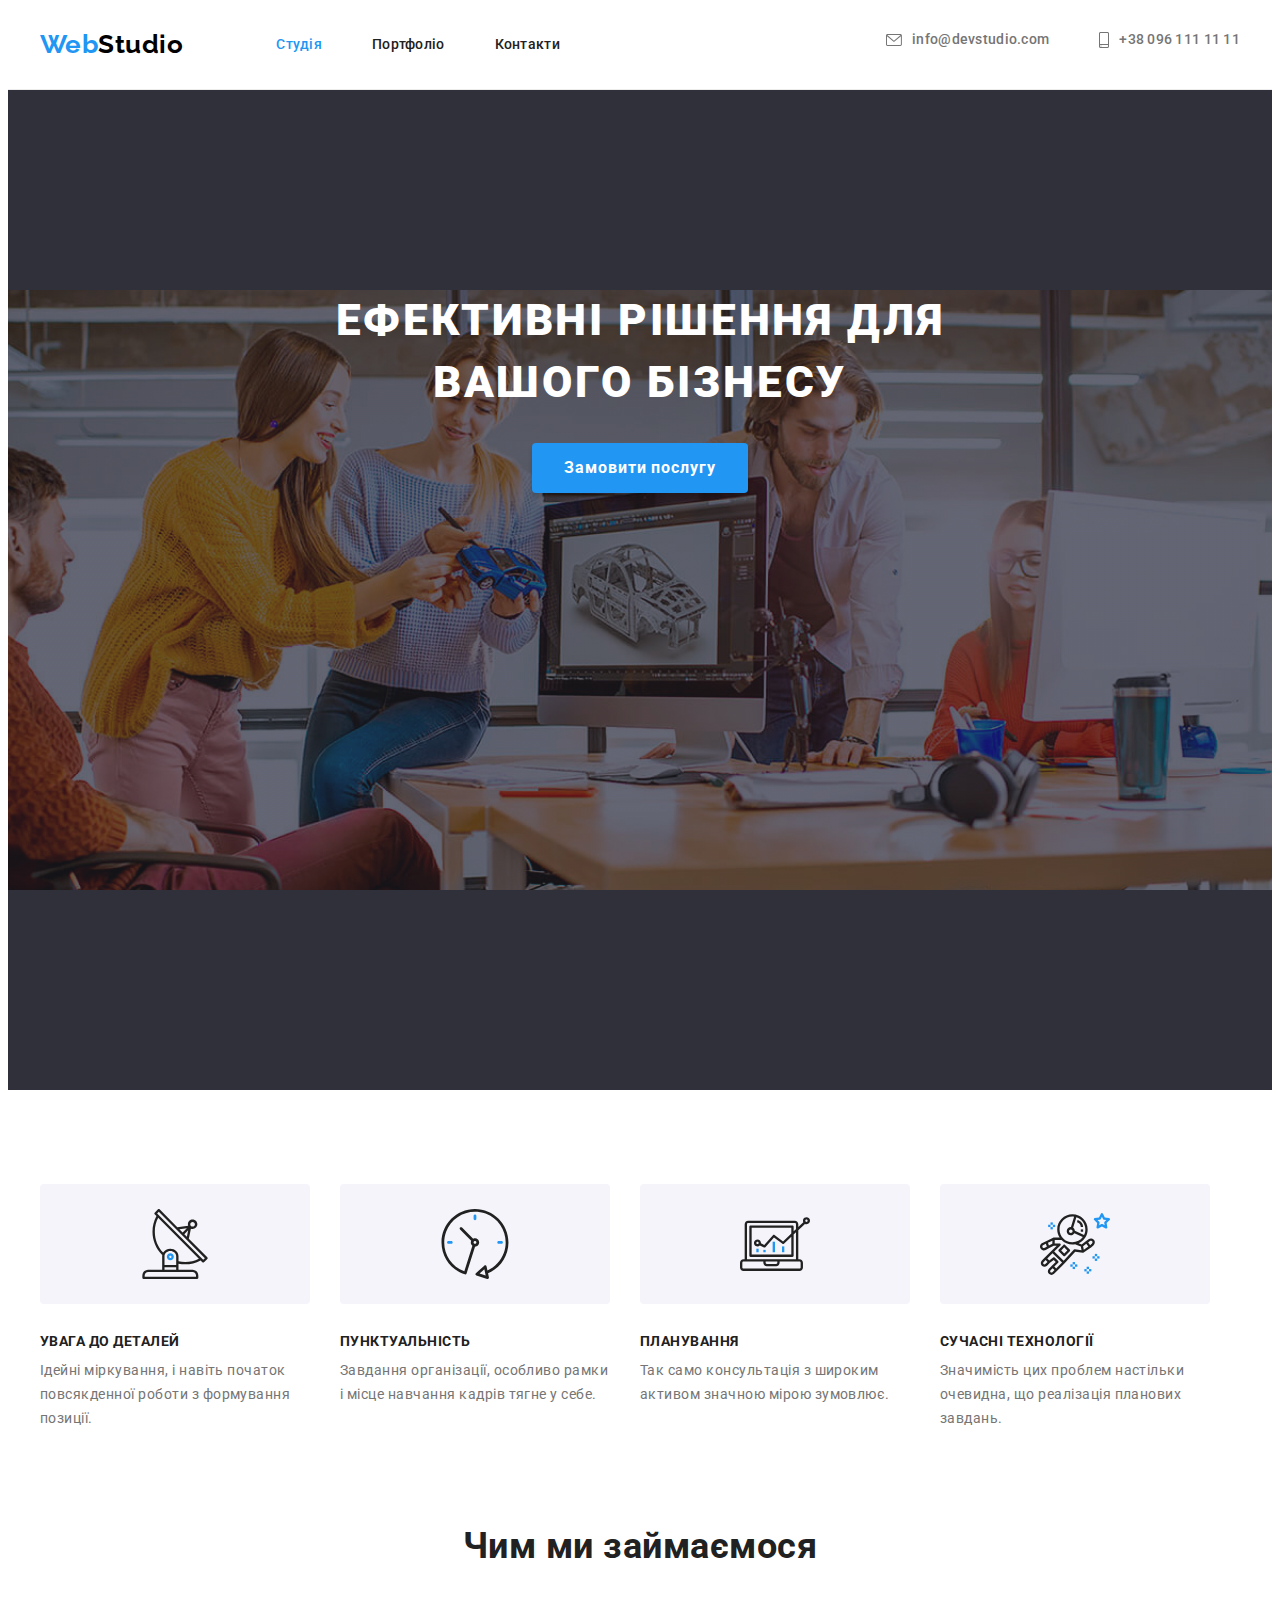
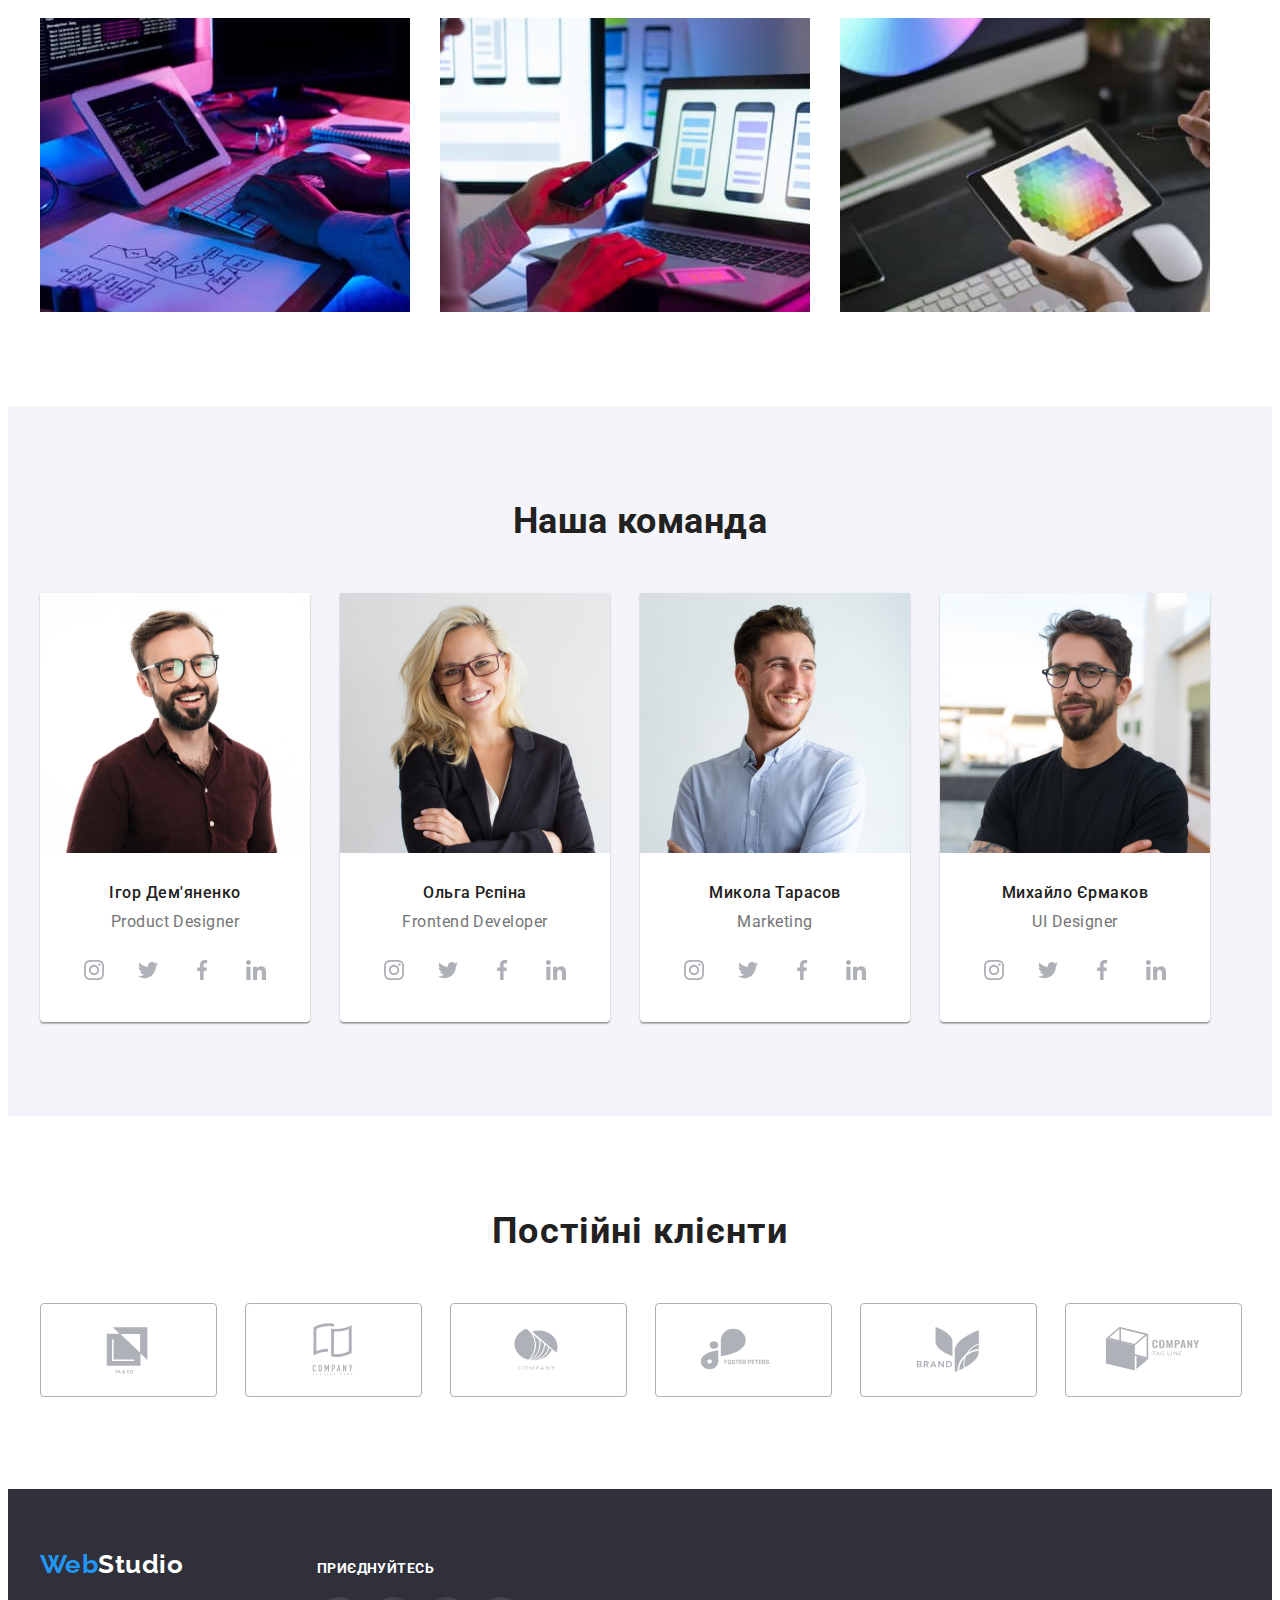
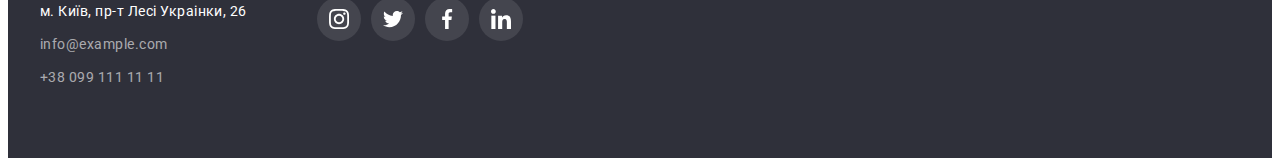
<file: index.html>
<!DOCTYPE html>
<html lang="uk">

<head>
    <meta charset="UTF-8">
    <meta http-equiv="X-UA-Compatible" content="IE=edge">
    <meta name="viewport" content="width=device-width, initial-scale=1.0">
    <title>WebStudio</title>
    <link rel="preconnect" href="https://fonts.gstatic.com">
    <link href="https://fonts.googleapis.com/css2?family=Raleway:wght@700&family=Roboto:wght@400;500;700;900&display=swap" rel="stylesheet">
    <link rel="stylesheet" href="https://cdnjs.cloudflare.com/ajax/libs/modern-normalize/1.1.0/modern-normalize.min.css" integrity="sha512-wpPYUAdjBVSE4KJnH1VR1HeZfpl1ub8YT/NKx4PuQ5NmX2tKuGu6U/JRp5y+Y8XG2tV+wKQpNHVUX03MfMFn9Q==" crossorigin="anonymous" referrerpolicy="no-referrer" />
    <link rel="stylesheet" href="css/styles.css" class="rel">
</head>

<body class="body">
    <header class="header">
        <div class="container header-container">
        <a href="/index.html" class="logo"><span class="header-logo">Web</span>Studio</a>
        <nav class="header-nav">
            <ul class="nav-list">
                <li class="nav-list-item">
                    <a href="./index.html" class="header-link active-link">Студія</a>
                </li>
                <li class="nav-list-item">
                    <a href="./portfolio.html" class="header-link">Портфоліо</a>
                </li>
                <li class="nav-list-item">
                    <a href="" class="header-link">Контакти</a>
                </li>
            </ul>
        </nav>
        <ul class="address-list address-header">
            <li class="address-list-item address-header-item">
                <a href="mailto:info@devstudio.com" class="header-link address-link-header link-envelope">
                    <svg class="icon icon-envelope">
                        <use href="./images/icons.svg#icon-envelope"></use>
                    </svg>
                    info@devstudio.com
                </a>
            </li>
            <li class="address-list-item address-header-item">
                <a href="tel:+380961111111" class="header-link address-link-header link-smartphone">
                    <svg class="icon icon-smartphone">
                        <use href="./images/icons.svg#icon-smartphone"></use>
                    </svg>
                    +38 096 111 11 11
                </a>
            </li>
        </ul>
        </div>
    </header>
    <main class="main">
        <section class="section bg-image">
            <div class="section-container container">
                <h1 class="section-text">Ефективні рішення для вашого бізнесу</h1>
                <button type="button" class="section-btn">Замовити послугу</button>
            </div>
        </section>
        <section class="features">
            <div class="container">
            <h2 class="header-invisible">Наші особливості</h2>
                <ul class="features-list">
                    <li class="features-item">
                        <div class="icon-container">
                            <svg class="features-icon" width="20" height="20">
                                <use href="./images/icons.svg#icon-antenna-1"></use>
                            </svg>
                        </div>
                        <div class="features-container">
                        <h3 class="features-item-header">Увага до деталей</h3>
                        <p class="features-item-text">Ідейні міркування, і навіть початок повсякденної роботи з формування позиції.</p>
                        </div>
                    </li>
                    <li class="features-item">
                        <div class="icon-container">
                            <svg class="features-icon" width="20" height="20">
                                <use href="./images/icons.svg#icon-clock-1"></use>
                            </svg>
                        </div>
                        <div class="features-container">
                        <h3 class="features-item-header">Пунктуальність</h3>
                        <p class="features-item-text">Завдання організації, особливо рамки і місце навчання кадрів тягне у себе.</p>
                        </div>
                    </li>
                    <li class="features-item">
                        <div class="icon-container">
                            <svg class="features-icon" width="20" height="20">
                                <use href="./images/icons.svg#icon-diagram-1"></use>
                            </svg>
                        </div>
                        <div class="features-container">
                        <h3 class="features-item-header">Планування</h3>
                        <p class="features-item-text">Так само консультація з широким активом значною мірою зумовлює.</p>
                        </div>
                    </li>
                    <li class="features-item">
                        <div class="icon-container">
                            <svg class="features-icon" width="20" height="20">
                                <use href="./images/icons.svg#icon-astronaut-1"></use>
                            </svg>
                        </div>
                        <div class="features-container">
                        <h3 class="features-item-header">Сучасні технології</h3>
                        <p class="features-item-text">Значимість цих проблем настільки очевидна, що реалізація планових завдань.</p>
                        </div>
                    </li>
                </ul>
                </div>
        </section>
        <section class="activity">
            <div class="container">
                <h2 class="activity-header">Чим ми займаємося</h2>
                <ul class="activity-list">
                    <li class="activity-list-item">
                        <img src="./images/1.jpg" alt="Людина пише код" width="370" height="294">
                    </li>
                    <li class="activity-list-item">
                        <img src="./images/2.jpg" alt="Людина працює за комп'ютером і тримає телефон" width="370"
                            height="294">
                    </li>
                    <li class="activity-list-item">
                        <img src="./images/3.jpg" alt="Людина дивиться на планшеті спектр кольорів" width="370"
                            height="294">
                    </li>
                </ul>
            </div>
        </section>
        <section class="team">
            <div class="container">
            <h2 class="team-header">Наша команда</h2>
                <ul class="team-list">
                    <li class="team-list-item">
                        <img src="./images/4.jpg" alt="Ігор Дем'яненко" width="270" height="260">
                        <div class="team-box">
                        <h3 class="team-member">Ігор Дем'яненко</h3>
                        <p class="team-text">Product Designer</p>
                        <ul class="social-media-list">
                            <li class="social-media-item">
                                <a class="social-media-link" href="">
                                    <svg class="social-media-icon team-icon" width="20" height="20">
                                        <use href="./images/icons.svg#icon-instagram"></use>
                                    </svg>
                                </a>
                            </li>
                            <li class="social-media-item">
                                <a class="social-media-link" href="">
                                    <svg class="social-media-icon team-icon" width="20" height="20">
                                        <use href="./images/icons.svg#icon-twitter"></use>
                                    </svg>
                                </a>
                            </li>
                            <li class="social-media-item">
                                <a class="social-media-link" href="">
                                    <svg class="social-media-icon team-icon" width="20" height="20">
                                        <use href="./images/icons.svg#icon-facebook"></use>
                                    </svg>
                                </a>
                            </li>
                            <li class="social-media-item">
                                <a class="social-media-link" href="">
                                    <svg class="social-media-icon team-icon" width="20" height="20">
                                        <use href="./images/icons.svg#icon-linkedin"></use>
                                    </svg>
                                </a>
                            </li>
                        </ul>
                        </div>
                    </li>
                    <li class="team-list-item">
                        <img src="./images/5.jpg" alt="Ольга Рєпіна" width="270" height="260">
                        <div class="team-box">
                        <h3 class="team-member">Ольга Рєпіна</h3>
                        <p class="team-text">Frontend Developer</p>
                        <ul class="social-media-list">
                            <li class="social-media-item">
                                <a class="social-media-link" href="">
                                    <svg class="social-media-icon team-icon" width="20" height="20">
                                        <use href="./images/icons.svg#icon-instagram"></use>
                                    </svg>
                                </a>
                            </li>
                            <li class="social-media-item">
                                <a class="social-media-link" href="">
                                    <svg class="social-media-icon team-icon" width="20" height="20">
                                        <use href="./images/icons.svg#icon-twitter"></use>
                                    </svg>
                                </a>
                            </li>
                            <li class="social-media-item">
                                <a class="social-media-link" href="">
                                    <svg class="social-media-icon team-icon" width="20" height="20">
                                        <use href="./images/icons.svg#icon-facebook"></use>
                                    </svg>
                                </a>
                            </li>
                            <li class="social-media-item">
                                <a class="social-media-link" href="">
                                    <svg class="social-media-icon team-icon" width="20" height="20">
                                        <use href="./images/icons.svg#icon-linkedin"></use>
                                    </svg>
                                </a>
                            </li>
                        </ul>
                        </div>
                    </li>
                    <li class="team-list-item">
                        <img src="./images/6.jpg" alt="Микола Тарасов" width="270" height="260">
                        <div class="team-box">
                        <h3 class="team-member">Микола Тарасов</h3>
                        <p class="team-text">Marketing</p>
                        <ul class="social-media-list">
                            <li class="social-media-item">
                                <a class="social-media-link" href="">
                                    <svg class="social-media-icon team-icon" width="20" height="20">
                                        <use href="./images/icons.svg#icon-instagram"></use>
                                    </svg>
                                </a>
                            </li>
                            <li class="social-media-item">
                                <a class="social-media-link" href="">
                                    <svg class="social-media-icon team-icon" width="20" height="20">
                                        <use href="./images/icons.svg#icon-twitter"></use>
                                    </svg>
                                </a>
                            </li>
                            <li class="social-media-item">
                                <a class="social-media-link" href="">
                                    <svg class="social-media-icon team-icon" width="20" height="20">
                                        <use href="./images/icons.svg#icon-facebook"></use>
                                    </svg>
                                </a>
                            </li>
                            <li class="social-media-item">
                                <a class="social-media-link" href="">
                                    <svg class="social-media-icon team-icon" width="20" height="20">
                                        <use href="./images/icons.svg#icon-linkedin"></use>
                                    </svg>
                                </a>
                            </li>
                        </ul>
                        </div>
                    </li>
                    <li class="team-list-item">
                        <img src="./images/7.jpg" alt="Михайло Єрмаков" width="270" height="260">
                        <div class="team-box">
                        <h3 class="team-member">Михайло Єрмаков</h3>
                        <p class="team-text">UI Designer</p>
                        <ul class="social-media-list">
                            <li class="social-media-item">
                                <a class="social-media-link" href="">
                                    <svg class="social-media-icon team-icon" width="20" height="20">
                                        <use href="./images/icons.svg#icon-instagram"></use>
                                    </svg>
                                </a>
                            </li>
                            <li class="social-media-item">
                                <a class="social-media-link" href="">
                                    <svg class="social-media-icon team-icon" width="20" height="20">
                                        <use href="./images/icons.svg#icon-twitter"></use>
                                    </svg>
                                </a>
                            </li>
                            <li class="social-media-item">
                                <a class="social-media-link" href="">
                                    <svg class="social-media-icon team-icon" width="20" height="20">
                                        <use href="./images/icons.svg#icon-facebook"></use>
                                    </svg>
                                </a>
                            </li>
                            <li class="social-media-item">
                                <a class="social-media-link" href="">
                                    <svg class="social-media-icon team-icon" width="20" height="20">
                                        <use href="./images/icons.svg#icon-linkedin"></use>
                                    </svg>
                                </a>
                            </li>
                        </ul>
                        </div>
                    </li>
                </ul>
            </div>
        </section>
        <section class="clients">
            <div class="container">
                <h3 class="clients-header">Постійні клієнти</h3>
                <ul class="clients-list">
                    <li class="clients-list-item">
                        <a href="" class="clients-link">
                            <svg class="clients-icon" width="20" height="20">
                                <use href="./images/icons.svg#icon-Logo"></use>
                            </svg>
                        </a>
                    </li>
                    <li class="clients-list-item">
                        <a href="" class="clients-link">
                            <svg class="clients-icon" width="20" height="20">
                                <use href="./images/icons.svg#icon-Logo-1"></use>
                            </svg>
                        </a>
                    </li>
                    <li class="clients-list-item">
                        <a href="" class="clients-link">
                            <svg class="clients-icon" width="20" height="20">
                                <use href="./images/icons.svg#icon-Logo-2"></use>
                            </svg>
                        </a>
                    </li>
                    <li class="clients-list-item">
                        <a href="" class="clients-link">
                            <svg class="clients-icon" width="20" height="20">
                                <use href="./images/icons.svg#icon-Logo-3"></use>
                            </svg>
                        </a>
                    </li>
                    <li class="clients-list-item">
                        <a href="" class="clients-link">
                            <svg class="clients-icon" width="20" height="20">
                                <use href="./images/icons.svg#icon-Logo-4"></use>
                            </svg>
                        </a>
                    </li>
                    <li class="clients-list-item">
                        <a href="" class="clients-link">
                            <svg class="clients-icon" width="20" height="20">
                                <use href="./images/icons.svg#icon-Logo-5"></use>
                            </svg>
                        </a>
                    </li>
                </ul>
            </div>
        </section>
    </main>
    <footer class="footer">
        <div class="container footer-container">
                <div class="address-container">
                <a href="/index.html" class="logo footer-link-logo"><span class="footer-logo">Web</span>Studio</a>
                <address class="address">
                    <ul class="address-list">
                        <li class="address-list-item">
                            <a href="https://goo.gl/maps/CPtrU1FHBa2aNyZL9" target="_blank" rel="noopener noreferrer nofollow" class="footer-link">м. Київ, пр-т Лесі Украінки, 26</a>
                        </li>
                        <li class="address-list-item">
                            <a href="mailto:info@devstudio.com" class="footer-link address-link-footer">info@example.com</a>
                        </li>
                        <li class="address-list-item">
                            <a href="tel:+380961111111" class="footer-link address-link-footer">+38 099 111 11 11</a>
                        </li>
                    </ul>
                    </div>
                </address>
                <div class="social-media-footer">
                    <p class="social-media-text">приєднуйтесь</p>
                    <ul class="social-media footer-list">
                        <li class="social-media-item">
                            <a class="social-media-link social-link-footer" href="">
                                <svg class="social-media-icon footer-icon" width="20" height="20">
                                    <use href="./images/icons.svg#icon-instagram"></use>
                                </svg>
                            </a>
                        </li>
                        <li class="social-media-item">
                            <a class="social-media-link social-link-footer" href="">
                                <svg class="social-media-icon footer-icon" width="20" height="20">
                                    <use href="./images/icons.svg#icon-twitter"></use>
                                </svg>
                            </a>
                        </li>
                        <li class="social-media-item">
                            <a class="social-media-link social-link-footer" href="">
                                <svg class="social-media-icon footer-icon" width="20" height="20">
                                    <use href="./images/icons.svg#icon-facebook"></use>
                                </svg>
                            </a>
                        </li>
                        <li class="social-media-item">
                            <a class="social-media-link social-link-footer" href="">
                                <svg class="social-media-icon footer-icon" width="20" height="20">
                                    <use href="./images/icons.svg#icon-linkedin"></use>
                                </svg>
                            </a>
                        </li>
                    </ul>
                </div>
        </footer>
    </body>
</html>
</file>
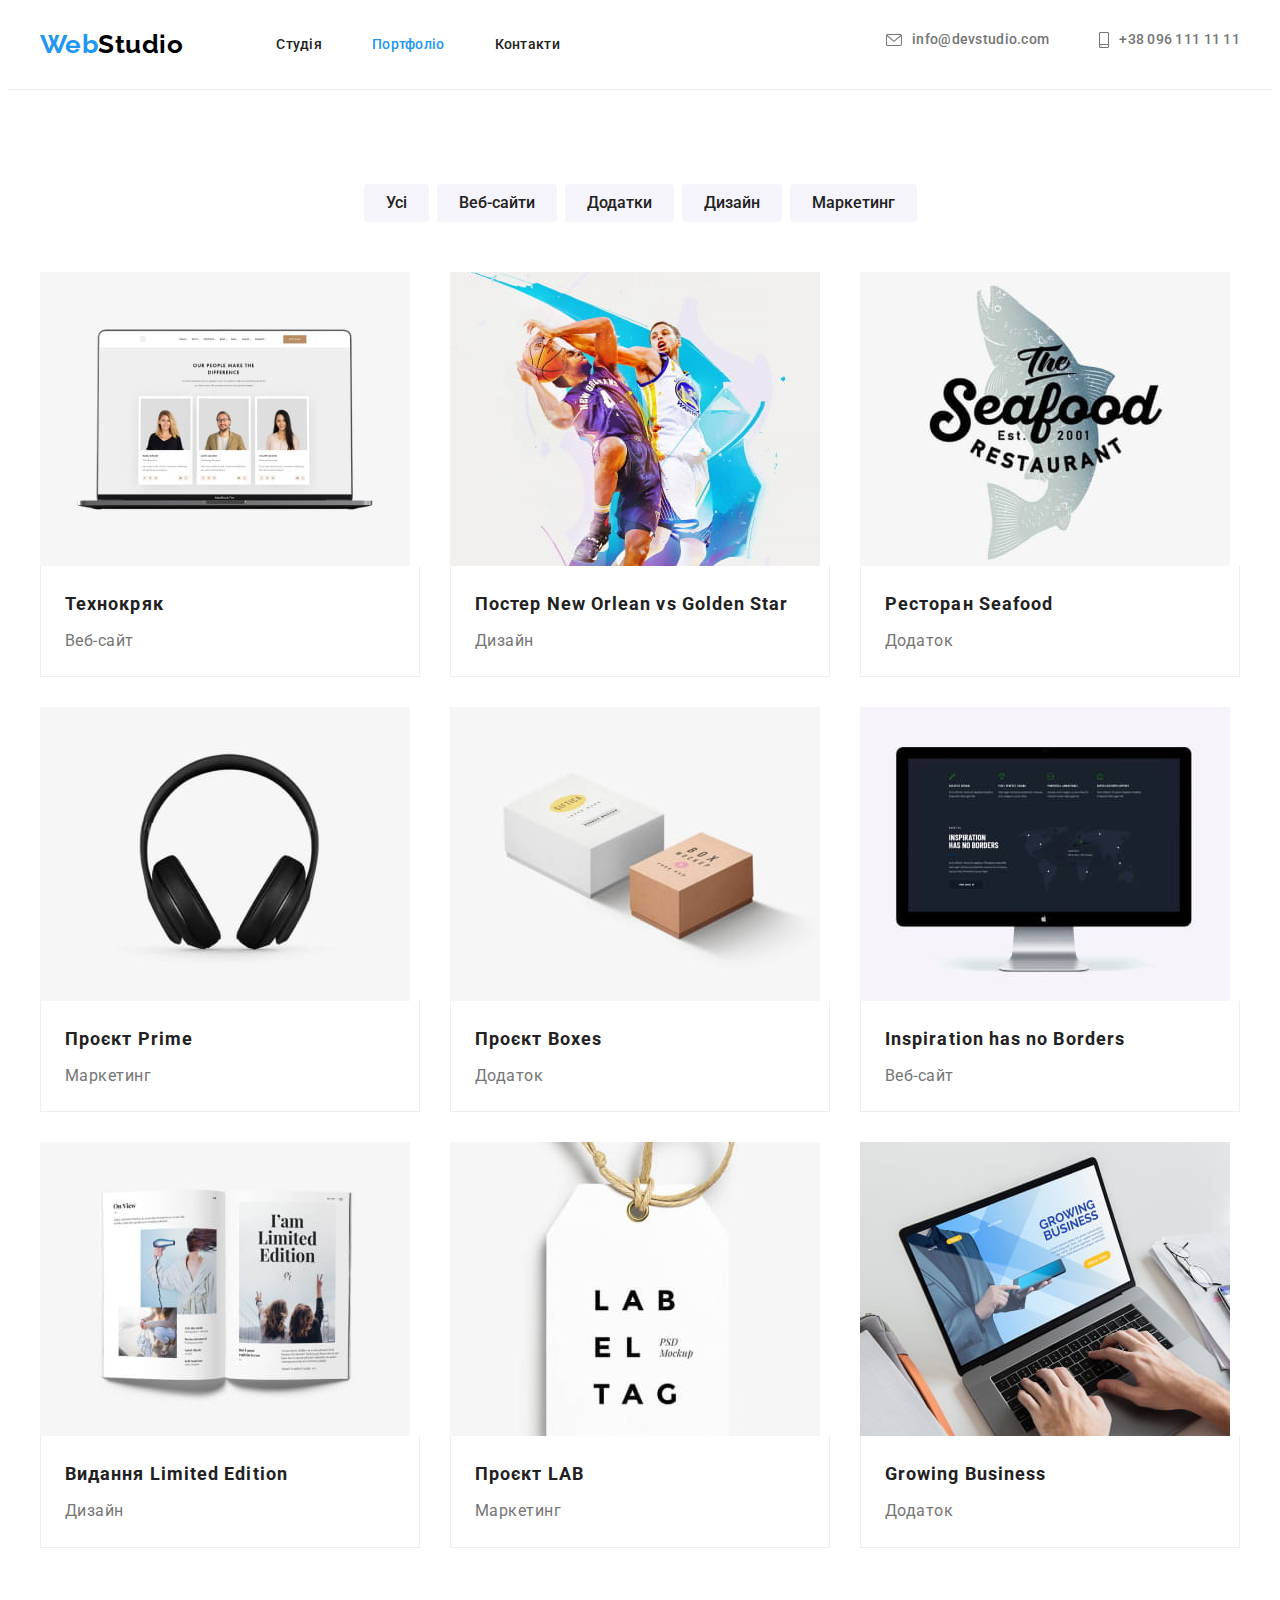
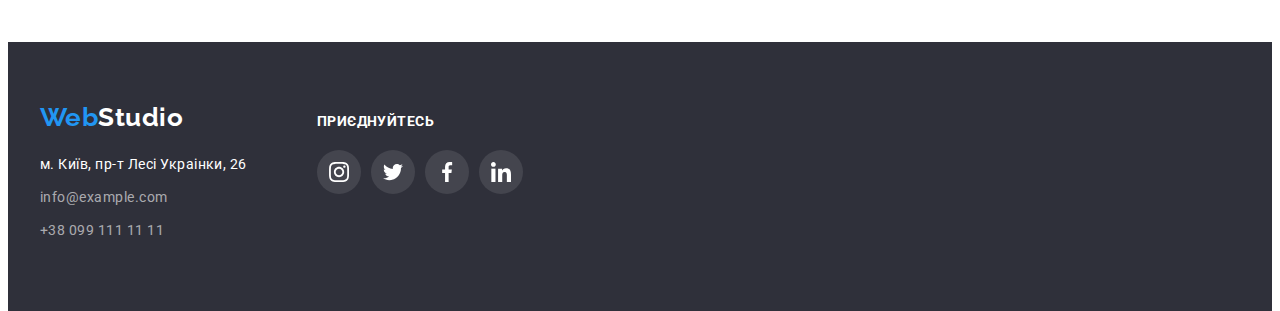
<file: portfolio.html>
<!DOCTYPE html>
<html lang="uk">

<head>
    <meta charset="UTF-8">
    <meta http-equiv="X-UA-Compatible" content="IE=edge">
    <meta name="viewport" content="width=device-width, initial-scale=1.0">
    <title>WebStudio</title>
    <link rel="preconnect" href="https://fonts.gstatic.com">
    <link href="https://fonts.googleapis.com/css2?family=Raleway:wght@700&family=Roboto:wght@400;500;700;900&display=swap" rel="stylesheet">
    <link rel="stylesheet" href="https://cdnjs.cloudflare.com/ajax/libs/modern-normalize/1.1.0/modern-normalize.min.css" integrity="sha512-wpPYUAdjBVSE4KJnH1VR1HeZfpl1ub8YT/NKx4PuQ5NmX2tKuGu6U/JRp5y+Y8XG2tV+wKQpNHVUX03MfMFn9Q==" crossorigin="anonymous" referrerpolicy="no-referrer" />
    <link rel="stylesheet" href="css/styles.css" class="rel">
</head>

<body class="portfolio-body">
    <header class="header">
        <div class="container header-container">
            <a href="/index.html" class="logo"><span class="header-logo">Web</span>Studio</a>
            <nav class="header-nav">
                <ul class="nav-list">
                    <li class="nav-list-item">
                        <a href="./index.html" class="header-link">Студія</a>
                    </li>
                    <li class="nav-list-item">
                        <a href="./portfolio.html" class="header-link active-link">Портфоліо</a>
                    </li>
                    <li class="nav-list-item">
                        <a href="" class="header-link">Контакти</a>
                    </li>
                </ul>
            </nav>
            <ul class="address-list address-header">
                <li class="address-list-item address-header-item">
                    <a href="mailto:info@devstudio.com" class="header-link address-link-header link-envelope">
                        <svg class="icon icon-envelope">
                            <use href="./images/icons.svg#icon-envelope"></use>
                        </svg>
                        info@devstudio.com
                    </a>
                </li>
                <li class="address-list-item address-header-item">
                    <a href="tel:+380961111111" class="header-link address-link-header link-smartphone">
                        <svg class="icon icon-smartphone">
                            <use href="./images/icons.svg#icon-smartphone"></use>
                        </svg>
                        +38 096 111 11 11
                    </a>
                </li>
            </ul>
        </div>
    </header>
    <main class="main">
        <section class="main-portfolio">
            <div class="container">
            <h1 class="header-invisible">Наші роботи</h1>
            <ul class="portfolio-btn">
                <li class="portfolio-btn-item">
                    <button type="button" class="item-btn">Усі</button>
                </li>
                <li class="portfolio-btn-item">
                    <button type="button" class="item-btn">Веб-сайти</button>
                </li>
                <li class="portfolio-btn-item">
                    <button type="button" class="item-btn">Додатки</button>
                </li>
                <li class="portfolio-btn-item">
                    <button type="button" class="item-btn">Дизайн</button>
                </li>
                <li class="portfolio-btn-item">
                    <button type="button" class="item-btn">Маркетинг</button>
                </li>
            </ul>

            <ul class="portfolio-works">
                <li class="portfolio-works-item">
                    <a href="" class="portfolio-works-link">
                    <img src="./images/p1.jpg" alt="Ноутбук" width="370" height="294">
                    <div class="portfolio-works-box">
                    <h2 class="portfolio-header">Технокряк</h2>
                    <p class="portfolio-text">Веб-сайт</p>
                    </div>
                    </a>
                </li>
                <li class="portfolio-works-item">
                    <a href="" class="portfolio-works-link">
                    <img src="./images/p2.jpg" alt="Баскетболісти" width="370" height="294">
                    <div class="portfolio-works-box">
                    <h2 class="portfolio-header">Постер New Orlean vs Golden Star</h2>
                    <p class="portfolio-text">Дизайн</p>
                    </div>
                    </a>
                </li>
                <li class="portfolio-works-item">
                    <a href="" class="portfolio-works-link">
                    <img src="./images/p3.jpg" alt="Логотип ресторана" width="370" height="294">
                    <div class="portfolio-works-box">
                    <h2 class="portfolio-header">Ресторан Seafood</h2>
                    <p class="portfolio-text">Додаток</p>
                    </div>
                    </a>
                </li>
                <li class="portfolio-works-item">
                    <a href="" class="portfolio-works-link">
                    <img src="./images/p4.jpg" alt="Навушники" width="370" height="294">
                    <div class="portfolio-works-box">
                    <h2 class="portfolio-header">Проєкт Prime</h2>
                    <p class="portfolio-text">Маркетинг</p>
                    </div>
                    </a>
                </li>
                <li class="portfolio-works-item">
                    <a href="" class="portfolio-works-link">
                    <img src="./images/p5.jpg" alt="Коробки" width="370" height="294">
                    <div class="portfolio-works-box">
                    <h2 class="portfolio-header">Проєкт Boxes</h2>
                    <p class="portfolio-text">Додаток</p>
                    </div>
                    </a>
                </li>
                <li class="portfolio-works-item">
                    <a href="" class="portfolio-works-link">
                    <img src="./images/p6.jpg" alt="Монітор" width="370" height="294">
                    <div class="portfolio-works-box">
                    <h2 class="portfolio-header">Inspiration has no Borders</h2>
                    <p class="portfolio-text">Веб-сайт</p>
                    </div>
                    </a>
                </li>
                <li class="portfolio-works-item">
                    <a href="" class="portfolio-works-link">
                    <img src="./images/p7.jpg" alt="Журнал" width="370" height="294">
                    <div class="portfolio-works-box">
                    <h2 class="portfolio-header">Видання Limited Edition</h2>
                    <p class="portfolio-text">Дизайн</p>
                    </div>
                    </a>
                </li>
                <li class="portfolio-works-item">
                    <a href="" class="portfolio-works-link">
                    <img src="./images/p8.jpg" alt="Лейбочка" width="370" height="294">
                    <div class="portfolio-works-box">
                    <h2 class="portfolio-header">Проєкт LAB</h2>
                    <p class="portfolio-text">Маркетинг</p>
                    </div>
                    </a>
                </li>
                <li class="portfolio-works-item">
                    <a href="" class="portfolio-works-link">
                    <img src="./images/p9.jpg" alt="Людина працює за ноутбуком" width="370" height="294">
                    <div class="portfolio-works-box">
                    <h2 class="portfolio-header">Growing Business</h2>
                    <p class="portfolio-text">Додаток</p>
                    </div>
                    </a>
                </li>
            </ul>
            </div>
        </section>
    </main>
    <footer class="footer">
        <div class="container">
            <div class="footer-container">
                <div class="address-container">
                    <a href="/index.html" class="logo footer-link-logo"><span class="footer-logo">Web</span>Studio</a>
                    <address class="address">
                        <ul class="address-list">
                            <li class="address-list-item">
                                <a href="https://goo.gl/maps/CPtrU1FHBa2aNyZL9" target="_blank"
                                    rel="noopener noreferrer nofollow" class="footer-link">м. Київ, пр-т Лесі Украінки,
                                    26</a>
                            </li>
                            <li class="address-list-item">
                                <a href="mailto:info@devstudio.com"
                                    class="footer-link address-link-footer">info@example.com</a>
                            </li>
                            <li class="address-list-item">
                                <a href="tel:+380961111111" class="footer-link address-link-footer">+38 099 111 11 11</a>
                            </li>
                        </ul>
                </div>
                </address>
                <div class="social-media-footer">
                    <p class="social-media-text">приєднуйтесь</p>
                    <ul class="social-media footer-list">
                        <li class="social-media-item">
                            <a class="social-media-link social-link-footer" href="">
                                <svg class="social-media-icon footer-icon" width="20" height="20">
                                    <use href="./images/icons.svg#icon-instagram"></use>
                                </svg>
                            </a>
                        </li>
                        <li class="social-media-item">
                            <a class="social-media-link social-link-footer" href="">
                                <svg class="social-media-icon footer-icon" width="20" height="20">
                                    <use href="./images/icons.svg#icon-twitter"></use>
                                </svg>
                            </a>
                        </li>
                        <li class="social-media-item">
                            <a class="social-media-link social-link-footer" href="">
                                <svg class="social-media-icon footer-icon" width="20" height="20">
                                    <use href="./images/icons.svg#icon-facebook"></use>
                                </svg>
                            </a>
                        </li>
                        <li class="social-media-item">
                            <a class="social-media-link social-link-footer" href="">
                                <svg class="social-media-icon footer-icon" width="20" height="20">
                                    <use href="./images/icons.svg#icon-linkedin"></use>
                                </svg>
                            </a>
                        </li>
                    </ul>
                </div>
            </div>
    </footer>
</body>
</html>
</file>
<file: css/styles.css>
:root {
    --text-color: #757575;
    --header-color: #212121;
    --header-color-bg: #FFFFFF;
    --hover-color: #2196F3;
    --logo-color: #000000;
    --team-color-bg: #F5F4FA;
    --hover-button: #188CE8;
    --footer-color-bg: #2F303A;
    --border-color: #eeeeee;
    --social-media: #AFB1B8;
}
body{
    font-family: 'Roboto';
    letter-spacing: 0.03em;
    margin-block-start: 0;
    margin-block-end: 0;
}
a{
    text-decoration: none;
}
h2,
h3,
p {
    margin-block-start: 0;
    margin-block-end: 0;
}
.container {
    width: 1200px;
    margin-left: auto;
    margin-right: auto;
    padding-left: 15px;
    padding-right: 15px;
}

.header {
    border-bottom: 1px solid rgba(236, 236, 236, 1);
}

.header-container {
    display: flex;
    align-items: center;
}
.header-link {
    color: var(--header-color);
    font-weight: 500;
    font-size: 14px;
    line-height: 1.1;
    letter-spacing: 0.02em;
    display: flex;
    align-items: center;
    padding-top: 32px;
    padding-bottom: 32px;
}
.header-link:hover,
.header-link:focus {
    color: var(--hover-color);
}
ul {
    list-style-type: none;
    padding-inline-start: 0px;
    margin-block-start: 0;
    margin-block-end: 0;
}
.logo {
    color: var(--logo-color);
    font-family: 'Raleway';
    font-weight: 700;
    font-size: 26px;
    line-height: 1.2;
    display: inline-flex;
}
.nav-list {
    display: flex;
    padding-inline-start: 0px;
}
.header-nav {
    margin-left: 93px;
}
.nav-list-item:not(:last-child) {
    margin-right: 50px;
}
.header-logo {
    color: var(--hover-color);
}
.footer-logo {
    color: var(--hover-color);
}
.address-link-header {
    color:var(--text-color)
}
.address-header {
    display: inline-flex;
    margin-left: auto;
}
.address-header-item:not(:last-child) {
    margin-right: 50px;
}
.link-envelope:hover,
.link-envelope:focus {
    color: var(--hover-color);
}
.icon-envelope {
    width: 16px;
    height: 12px;
    margin-right: 10px;
    fill: currentColor;
}
.link-smartphone {
    color: var(--text-color);
}
.link-smartphone:hover,
.link-smartphone:focus {
    color: var(--hover-color);
}
.icon-smartphone {
    width: 10px;
    height: 16px;
    margin-right: 10px;
    fill: currentColor;
}
.section {
    background-color: var(--footer-color-bg);
    padding-top: 200px;
    padding-bottom: 200px;
}
.bg-image {
    height: 600px;
    background-repeat: no-repeat;
    background-size: 1600px;
    background-position: center;
    margin-left: auto;
    margin-right: auto;
    background-image: linear-gradient(to right, rgba(47, 48, 58, 0.4), rgba(47, 48, 58, 0.4)), url(../images/section-bg.png);
}
.section-container {
    display: flex;
    flex-direction: column;
    align-items: center;
}
.section-text {
    color: var(--header-color-bg);
    font-weight: 900;
    font-size: 44px;
    line-height: 1.4;
    text-align: center;
    letter-spacing: 0.06em;
    text-transform: uppercase;
    width: 696px;
    margin-right: auto;
    margin-left: auto;
    margin-block-start: 0px;
    margin-block-end: 0px;
    margin-bottom: 30px;
}
.section-btn {
    color: var(--header-color-bg);
    background-color: var(--hover-color);
    font-family: inherit;
    font-weight: 700;
    font-size: 16px;
    line-height: 1.88;
    align-items: center;
    text-align: center;
    letter-spacing: 0.06em;
    cursor: pointer;
    border: none;
    border-radius: 4px;
    box-shadow: 0px 4px 4px rgba(0, 0, 0, 0.15);
    display: inline-block;
    min-width: 200px;
    padding: 10px 32px;
    margin-left: auto;
    margin-right: auto;
    position: relative;
}
.section-btn:hover {
    background-color: var(--hover-button);
}
.header-invisible {
    position: absolute;
    white-space: nowrap;
    width: 1px;
    height: 1px;
    overflow: hidden;
    border: 0;
    padding: 0;
    clip: rect(0 0 0 0);
    clip-path: inset(50%);
    margin: -1px;
}
.features {
    padding-top: 94px;
    padding-bottom: 94px;
}
.features-list {
    display: flex;
}
.features-item {
    width: 270px;
}
.features-item:not(:last-child) {
    margin-right: 30px;
}
.features-item-header {
    color: var(--header-color);
    font-weight: 700;
    font-size: 14px;
    line-height: 1.1;
    text-transform: uppercase;
    margin-bottom: 10px;
}
.features-item-text {
    color: var(--text-color);
    font-weight: 400;
    font-size: 14px;
    line-height: 1.7;
}
.icon-container {
    display: flex;
    justify-content: center;
    align-items: center;
    background-color: var(--team-color-bg);
    height: 120px;
    border-radius: 4px;
}
.features-icon {
    width: 70px;
    height: 70px;
}
.features-container {
    margin-top: 30px;
}
.activity {
    padding-bottom: 94px;
}
.activity-header {
    color: var(--header-color);
    font-weight: 700;
    font-size: 36px;
    line-height: 1.2;
    text-align: center;
    margin-bottom: 50px;
}
.activity-list {
    display: flex;
}
.activity-list-item:not(:last-child) {
    margin-right: 30px;
}
.team-header {
    color: var(--header-color);
    font-family: 'Roboto';
    font-weight: 700;
    font-size: 36px;
    line-height: 1.2;
    text-align: center;
    margin-bottom: 50px;
}
.team-list {
    display: flex;
}
.team-list-item:not(:last-child) {
    margin-right: 30px;
}
.team-list-item {
    background-color: var(--header-color-bg);
    position: relative;
    width: 270px;
    box-shadow: 0px 1px 3px rgba(0, 0, 0, 0.12), 0px 1px 1px rgba(0, 0, 0, 0.14), 0px 2px 1px rgba(0, 0, 0, 0.2);
    border-radius: 0px 0px 4px 4px;
}
.team {
    background-color: var(--team-color-bg);
    padding-bottom: 94px;
    padding-top: 94px;
}
.team-box {
    display: inherit;
    padding: 30px;
}
.team-member {
    font-size: 16px;
    color: var(--header-color);
    font-weight: 500;
    font-size: 16px;
    line-height: 1.2;
    text-align: center;
    margin-bottom: 10px;
}
.team-text {
    color: var(--text-color);
    font-weight: 400;
    font-size: 16px;
    line-height: 1.2;
    text-align: center;
}
.social-media-list {
    display: flex;
    justify-content: center;
    gap: 10px;
    margin-top: 16px;
}
.social-media-link {
    display: flex;
    justify-content: center;
    align-items: center;
    width: 44px;
    height: 44px;
    border-radius: 50%;
    background: var(--header-color-bg);
    color: var(--social-media);
}
.social-media-link:focus,
.social-media-link:hover {
    background: var(--hover-color);
    color: var(--header-color-bg);
}
.social-media-icon {
    fill: currentColor;
}
.clients {
    padding-top: 94px;
    padding-bottom: 94px
}
.clients-header {
    margin-bottom: 50px;
    color: var(--header-color);
    font-weight: bold;
    font-size: 36px;
    line-height: 1.2;
    text-align: center;
    letter-spacing: 0.03em;
}
.clients-list {
    display: flex;
    margin-left: calc(-1 * 30px);
    margin-top: calc(-1 * 30px);
}
.clients-list-item {
    margin-top: 30px;
    margin-left: 30px;
    color: var(--social-media);
    min-height: 92px;
    flex-basis: calc((100% - (30px) * 6) / 6);
}
.clients-link {
    width: 100%;
    height: 100%;
    display: flex;
    justify-content: center;
    align-items: center;
    color: inherit;
    border: 1px solid var(--social-media);
    border-radius: 4px;
}
.clients-link:hover,
.clients-link:focus {
    color: var(--hover-color);
    border-color: var(--hover-color);
}
.clients-icon {
    width: 106px;
    height: 60px;
    fill: currentColor;
}
.footer {
    background-color: var(--footer-color-bg);
    display: flex;
    flex-direction: column;
    padding-top: 60px;
    padding-bottom: 60px;
}
.footer-container {
    display: flex;
    align-items: baseline;
}
.address-container {
    margin-right: 70px;
}
.footer-link {
    color: var(--header-color-bg);
    font-style: normal;
    font-weight: 400;
    font-size: 14px;
    line-height: 1.7;
}
.address-list-item {
    margin-bottom: 9px;
}
.address-link-footer {
    color: #FFFFFF99;
    font-weight: 400;
    font-size: 14px;
    line-height: 1.7;
}
.footer-link:hover,
.footer-link:focus {
    color: var(--hover-color);
}
.footer-link-logo {
    color: var(--header-color-bg);
    font-weight: 700;
    font-size: 26px;
    line-height: 1.2;
    margin-bottom: 20px;
}
.footer-icon {
    fill: var(--header-color-bg);
}
.social-link-footer {
    background-color: rgba(255, 255, 255, 0.1);
}
.social-media-footer {
    display: inline-block;
    left: 516px;
    width: 206px;
}
.social-media-text {
    font-style: normal;
    font-weight: 700;
    font-size: 14px;
    line-height: 1.14;
    letter-spacing: 0.03em;
    text-transform: uppercase;
    color: var(--header-color-bg);
    margin-bottom: 20px;
}
.footer-list {
    display: flex;
    gap: 10px;
}
.address-list {
    padding-inline-start: 0;
}
.main-portfolio {
    padding-top: 94px;
    padding-bottom: 94px;
}
.portfolio-btn {
    display: flex;
    justify-content: center;
    margin-bottom: 50px;
}
.portfolio-btn-item:not(:last-child) {
    margin-right: 8px;
}
.item-btn {
    font-family: inherit;
    color: var(--header-color);
    background-color: var(--team-color-bg); 
    align-items: center;
    cursor: pointer;
    font-weight: 500;
    font-size: 16px;
    line-height: 1.6;
    text-align: center;
    border-radius: 4px;
    border: none;
    padding: 6px 22px;
    position: relative;
}
.item-btn:hover,
.item-btn:focus {
    color: var(--header-color-bg);
    background-color: var(--hover-color);
    box-shadow: 0px 3px 1px rgba(0, 0, 0, 0.1), 0px 1px 2px rgba(0, 0, 0, 0.08), 0px 2px 2px rgba(0, 0, 0, 0.12);
}
.portfolio-works {
    display: flex;
    flex-wrap: wrap;
    margin-top: calc(-1 * 30px);
    margin-left: calc(-1 * 30px);
    padding: 0;
}
.portfolio-works-item {
    background-color: var(--header-color-bg);
    flex-basis: calc(100% / 3 - 30px);
    margin-top: 30px;
    margin-left: 30px;
}
.portfolio-works-box {
    padding: 20px 24px;
    border-bottom: 1px solid var(--border-color);
    border-left: 1px solid var(--border-color);
    border-right: 1px solid var(--border-color);
}
.portfolio-works-link:hover,
.portfolio-works-link:focus {
    box-shadow: 0px 1px 1px rgba(0, 0, 0, 0.12), 0px 4px 4px rgba(0, 0, 0, 0.06), 1px 4px 6px rgba(0, 0, 0, 0.16);
}
.portfolio-works-link {
    display: block;
}
.portfolio-header {
    color: var(--header-color);
    font-weight: 700;
    font-size: 18px;
    line-height: 2;
    letter-spacing: 0.06em;
    margin-top: 0px;
    margin-bottom: 4px;
}
.portfolio-text{
    color: var(--text-color);
    font-weight: 400;
    font-size: 16px;
    line-height: 1.9;
}
.active-link {
    color: var(--hover-color);
}
.active-btn {
    background-color: var(--hover-button);
    color: var(--header-color-bg);
    border-radius: 4px;
}
img {
    display: block;
    max-width: 100%;
    height: auto;
}
</file>
